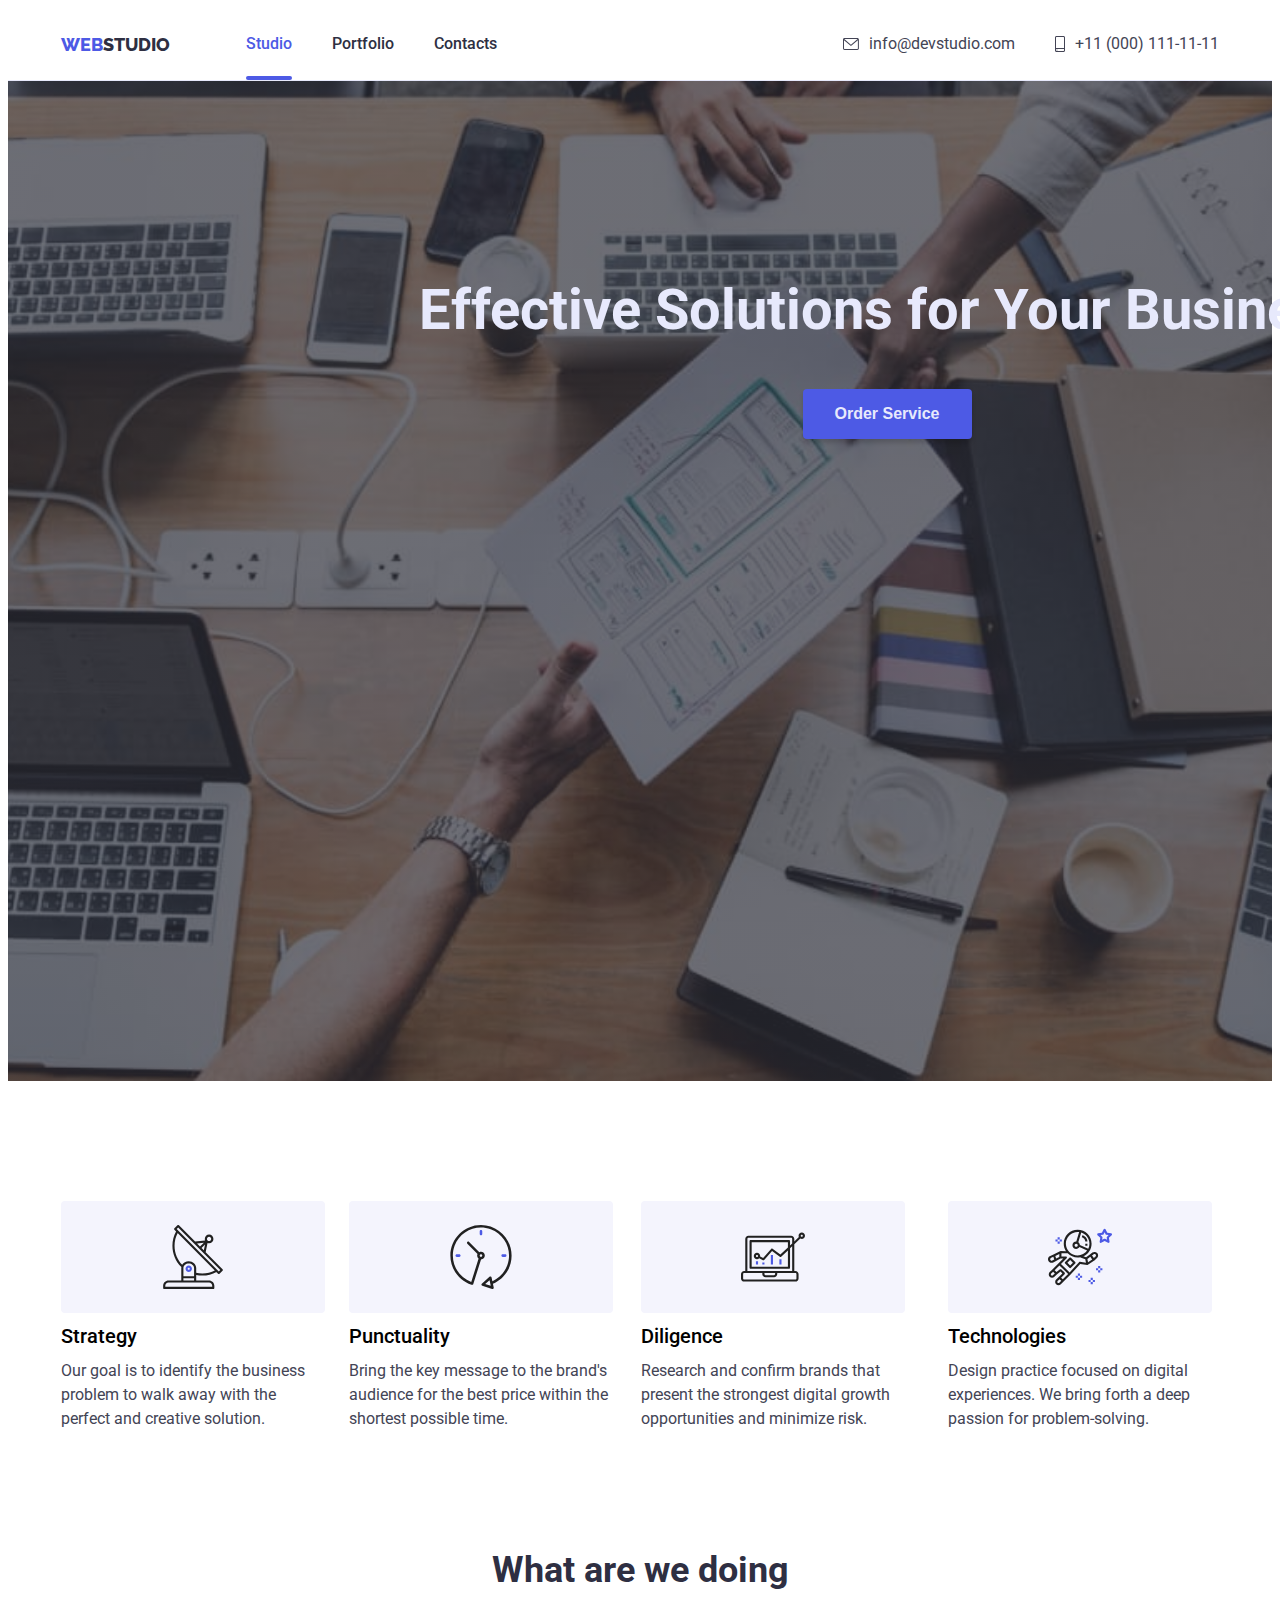
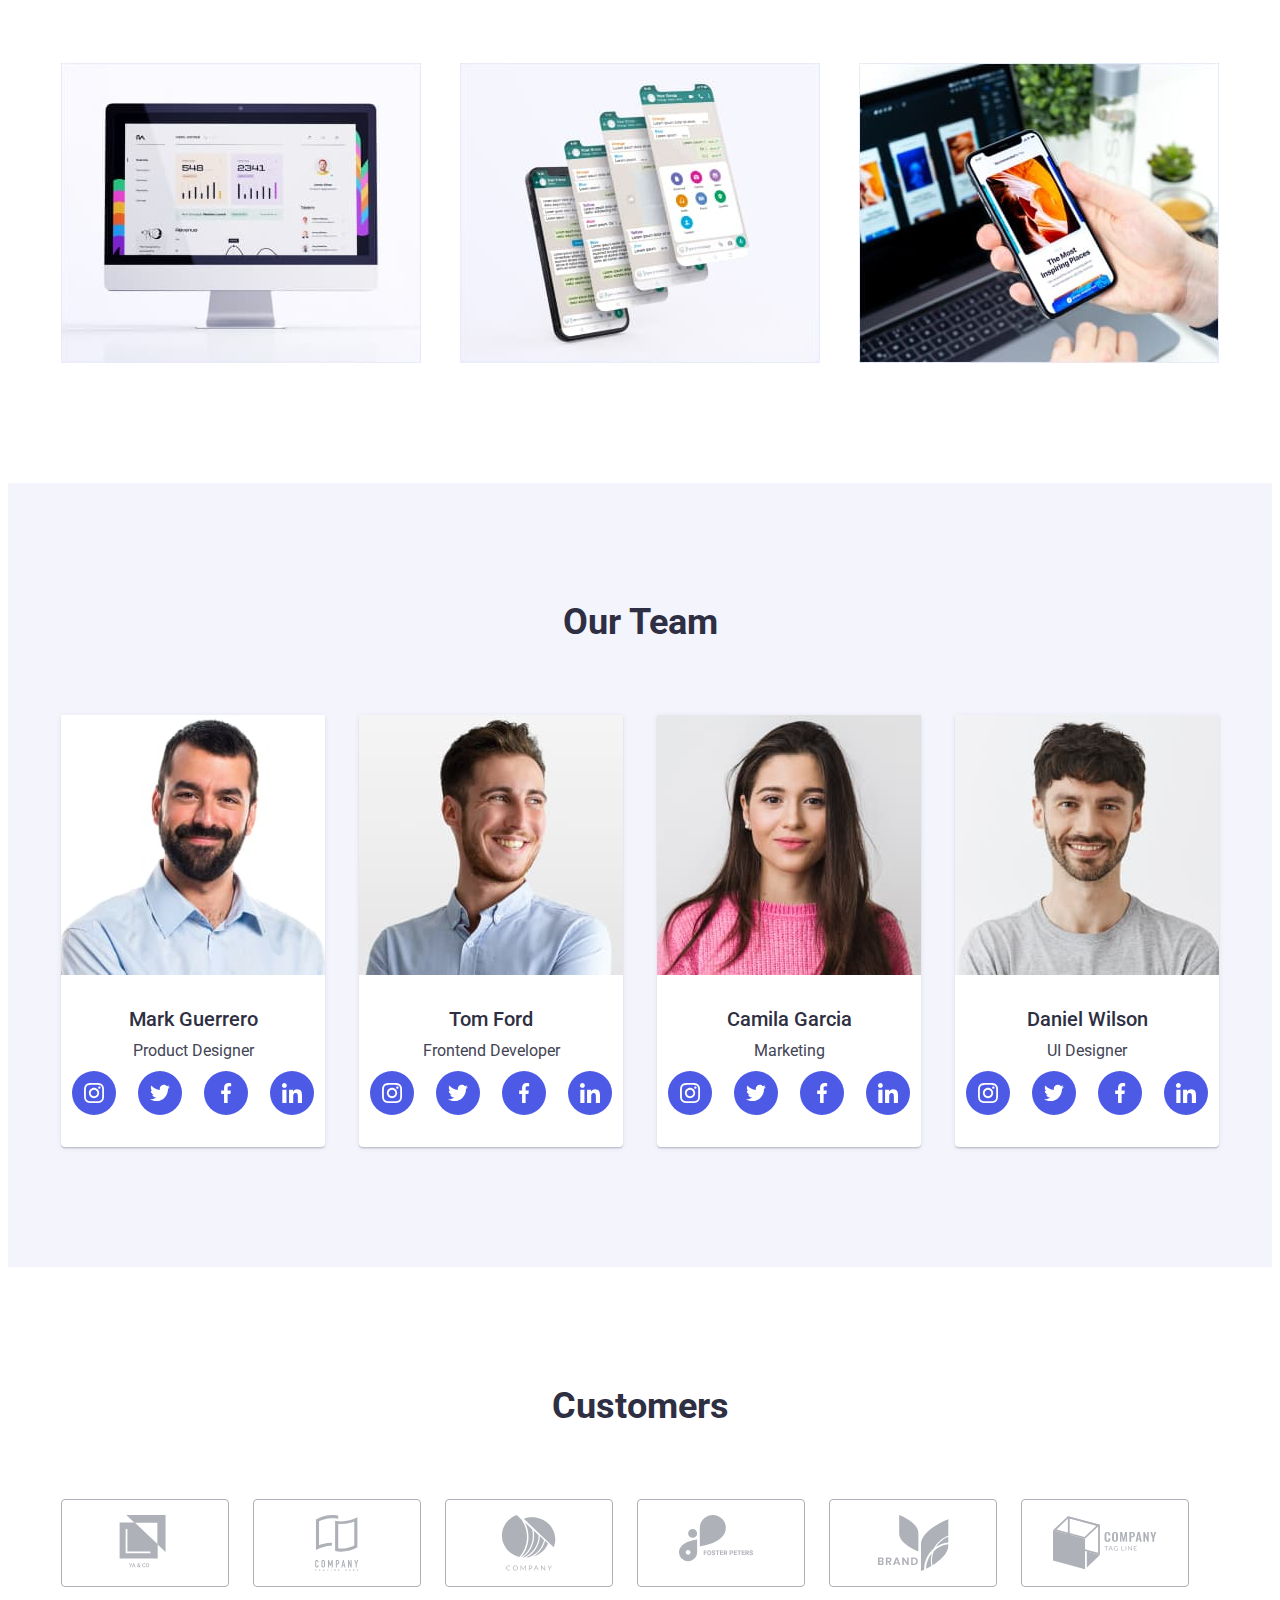
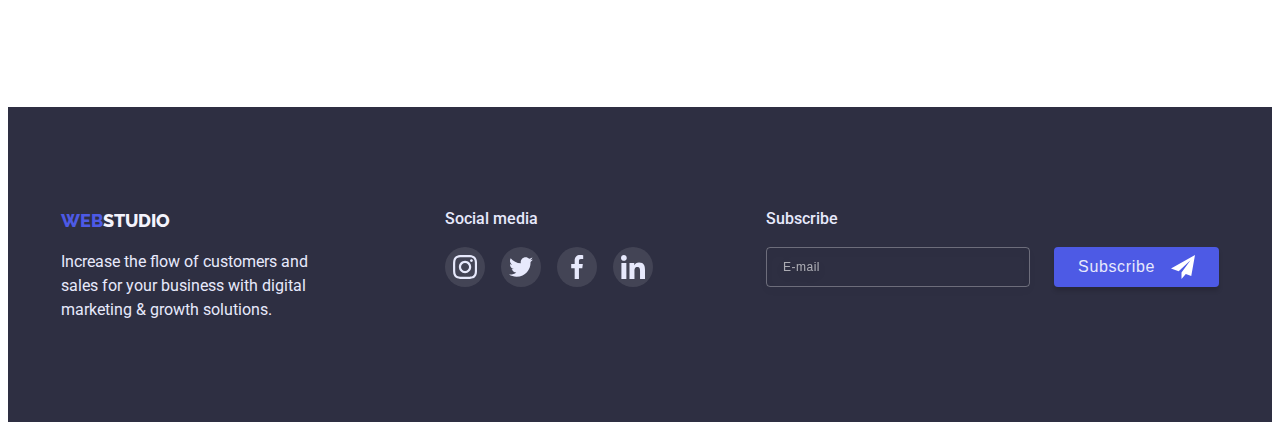
<file: index.html>
<!DOCTYPE html>
<html lang="en">
	<head>
		<meta charset="UTF-8" />
		<meta http-equiv="X-UA-Compatible" content="IE=edge" />
		<meta name="viewport" content="width=device-width, initial-scale=1.0" />
		<title>WebStudio</title>
		<link
			rel="stylesheet"
			href="https://cdnjs.cloudflare.com/ajax/libs/modern-normalize/1.0.0/modern-normalize.css"
			integrity="sha512-Zx6MlUMKSVJoQ+83OwhdILe8cSEsCzfqThJd7J/VA2UrK6Ctj85p+xzqfyuNXE5B1k25uUdmJ2OzItbBy9GHAQ=="
			crossorigin="anonymous"
		/>
		<link rel="preconnect" href="https://fonts.gstatic.com" />
		<link
			href="https://fonts.googleapis.com/css2?family=Raleway:wght@700&family=Roboto:wght@400;500;700;900&display=swap"
			rel="stylesheet"
		/>
		<link rel="stylesheet" href="./css/styles.css" />
	</head>
	<body>
		<header>
			<!--Navbar-->
			<div class="container">
				<nav class="nav-bar">
					<a class="nav-logo-title" href="./index.html"> <span>WEB</span>STUDIO</a>

					<ul class="navigation-links list">
						<li class="site-nav"><a class="current" href="./index.html">Studio</a></li>
						<li class="site-nav"><a class="nav-link" href="./portfolio.html">Portfolio</a></li>
						<li class="site-nav"><a class="nav-link" href="">Contacts</a></li>
					</ul>
				</nav>

				<!--Contacts container-->
				<address>
					<ul class="navigation-contacts list">
						<li class="nav-email">
							<a class="contacts" href="mailto:info@devstudio.com">
								<svg class="icon-envelope">
									<use href="./images/symbol-defs.svg#icon-envelope"></use></svg
								>info@devstudio.com
							</a>
						</li>
						<li class="nav-tel">
							<a class="contacts" href="tel:+110001111111">
								<svg class="icon-smartphone">
									<use href="./images/symbol-defs.svg#icon-smartphone"></use></svg
								>+11 (000) 111-11-11
							</a>
						</li>
					</ul>
				</address>
			</div>
		</header>

		<!--Main container-->
		<main>
			<!--Hero-->
			<section class="hero-section">
				<div class="container">
					<h1 class="hero-title">Effective Solutions for Your Business</h1>
					<button class="button-primary" type="button" data-modal-open>Order Service</button>
				</div>
			</section>

			<!--Features section-->
			<section class="features-section">
				<div class="container">
					<h2 class="features-section-title">Features</h2>
					<ul class="features-list">
						<li>
							<div class="features-icon-link">
								<svg class="features-icon">
									<use href="./images/symbol-defs.svg#icon-antenna"></use>
								</svg>
							</div>
							<h3 class="features">Strategy</h3>
							<p class="features-description">
								Our goal is to identify the business problem to walk away with the perfect and creative solution.
							</p>
						</li>
						<li>
							<div class="features-icon-link">
								<svg class="features-icon">
									<use href="./images/symbol-defs.svg#icon-clock"></use>
								</svg>
							</div>
							<h3 class="features">Punctuality</h3>
							<p class="features-description">
								Bring the key message to the brand's audience for the best price within the shortest possible time.
							</p>
						</li>
						<li>
							<div class="features-icon-link">
								<svg class="features-icon">
									<use href="./images/symbol-defs.svg#icon-diagram"></use>
								</svg>
							</div>
							<h3 class="features">Diligence</h3>
							<p class="features-description">
								Research and confirm brands that present the strongest digital growth opportunities and minimize risk.
							</p>
						</li>
						<li>
							<div class="features-icon-link">
								<svg class="features-icon">
									<use href="./images/symbol-defs.svg#icon-astronaut"></use>
								</svg>
							</div>
							<h3 class="features">Technologies</h3>
							<p class="features-description">
								Design practice focused on digital experiences. We bring forth a deep passion for problem-solving.
							</p>
						</li>
					</ul>
				</div>
			</section>

			<!--What Are We Doing section-->
			<section class="what-we-do-section">
				<div class="container">
					<h2 class="section-title">What are we doing</h2>
					<ul class="images">
						<li>
							<img src="./images/index-html-images/James-profile.jpg" alt="James-profile" width="360" />
						</li>
						<li>
							<img src="./images/index-html-images/whats-up-chat.jpg" alt="what's-up-chat" width="360" />
						</li>
						<li>
							<img src="./images/index-html-images/inspiring-places.jpg" alt="inspiring-places" width="360" />
						</li>
					</ul>
				</div>
			</section>

			<!--Our team section-->
			<section class="our-team-section">
				<div class="container">
					<h2 class="section-title">Our Team</h2>
					<ul class="team">
						<li class="team-person">
							<img src="./images/index-html-images/Mark.jpg" alt="photo of Mark" width="264" />
							<div class="person-desc">
								<h3 class="names">Mark Guerrero</h3>
								<p class="profession">Product Designer</p>
								<ul class="social-links">
									<li class="instagram">
										<a class="icon-link" href="#">
											<svg class="social-icon">
												<use href="./images/symbol-defs.svg#icon-instagram"></use>
											</svg>
										</a>
									</li>
									<li class="instagram">
										<a class="icon-link" href="#">
											<svg class="social-icon">
												<use href="./images/symbol-defs.svg#icon-twitter"></use>
											</svg>
										</a>
									</li>
									<li class="instagram">
										<a class="icon-link" href="#">
											<svg class="social-icon">
												<use href="./images/symbol-defs.svg#icon-facebook"></use>
											</svg>
										</a>
									</li>
									<li class="instagram">
										<a class="icon-link" href="#">
											<svg class="social-icon">
												<use href="./images/symbol-defs.svg#icon-linkedin"></use>
											</svg>
										</a>
									</li>
								</ul>
							</div>
						</li>
						<li class="team-person">
							<img src="./images/index-html-images/Tom.jpg" alt="photo of Tom" width="264" />
							<div class="person-desc">
								<h3 class="names">Tom Ford</h3>
								<p class="profession">Frontend Developer</p>
								<ul class="social-links">
									<li class="instagram">
										<a class="icon-link" href="#">
											<svg class="social-icon">
												<use href="./images/symbol-defs.svg#icon-instagram"></use>
											</svg>
										</a>
									</li>
									<li class="instagram">
										<a class="icon-link" href="#">
											<svg class="social-icon">
												<use href="./images/symbol-defs.svg#icon-twitter"></use>
											</svg>
										</a>
									</li>
									<li class="instagram">
										<a class="icon-link" href="#">
											<svg class="social-icon">
												<use href="./images/symbol-defs.svg#icon-facebook"></use>
											</svg>
										</a>
									</li>
									<li class="instagram">
										<a class="icon-link" href="#">
											<svg class="social-icon">
												<use href="./images/symbol-defs.svg#icon-linkedin"></use>
											</svg>
										</a>
									</li>
								</ul>
							</div>
						</li>
						<li class="team-person">
							<img src="./images/index-html-images/Camila.jpg" alt="photo of Camila" width="264" />
							<div class="person-desc">
								<h3 class="names">Camila Garcia</h3>
								<p class="profession">Marketing</p>
								<ul class="social-links">
									<li class="instagram">
										<a class="icon-link" href="#">
											<svg class="social-icon">
												<use href="./images/symbol-defs.svg#icon-instagram"></use>
											</svg>
										</a>
									</li>
									<li class="instagram">
										<a class="icon-link" href="#">
											<svg class="social-icon">
												<use href="./images/symbol-defs.svg#icon-twitter"></use>
											</svg>
										</a>
									</li>
									<li class="instagram">
										<a class="icon-link" href="#">
											<svg class="social-icon">
												<use href="./images/symbol-defs.svg#icon-facebook"></use>
											</svg>
										</a>
									</li>
									<li class="instagram">
										<a class="icon-link" href="#">
											<svg class="social-icon">
												<use href="./images/symbol-defs.svg#icon-linkedin"></use>
											</svg>
										</a>
									</li>
								</ul>
							</div>
						</li>
						<li class="team-person">
							<img src="./images/index-html-images/Daniel.jpg" alt="photo of Daniel" width="264" />
							<div class="person-desc">
								<h3 class="names">Daniel Wilson</h3>
								<p class="profession">UI Designer</p>
								<ul class="social-links">
									<li class="instagram">
										<a class="icon-link" href="#">
											<svg class="social-icon">
												<use href="./images/symbol-defs.svg#icon-instagram"></use>
											</svg>
										</a>
									</li>
									<li class="instagram">
										<a class="icon-link" href="#">
											<svg class="social-icon">
												<use href="./images/symbol-defs.svg#icon-twitter"></use>
											</svg>
										</a>
									</li>
									<li class="instagram">
										<a class="icon-link" href="#">
											<svg class="social-icon">
												<use href="./images/symbol-defs.svg#icon-facebook"></use>
											</svg>
										</a>
									</li>
									<li class="instagram">
										<a class="icon-link" href="#">
											<svg class="social-icon">
												<use href="./images/symbol-defs.svg#icon-linkedin"></use>
											</svg>
										</a>
									</li>
								</ul>
							</div>
						</li>
					</ul>
				</div>
			</section>

			<!--Customers-->
			<section class="customers-section">
				<div class="container">
					<h2 class="section-title">Customers</h2>
					<ul class="logo-list">
						<li class="logo">
							<a class="logo-link" href="#">
								<svg class="logo-icon">
									<use href="./images/symbol-defs.svg#icon-logo"></use>
								</svg>
							</a>
						</li>
						<li class="logo">
							<a class="logo-link" href="#">
								<svg class="logo-icon">
									<use href="./images/symbol-defs.svg#icon-logo-2"></use>
								</svg>
							</a>
						</li>
						<li class="logo">
							<a class="logo-link" href="#">
								<svg class="logo-icon">
									<use href="./images/symbol-defs.svg#icon-logo-3"></use>
								</svg>
							</a>
						</li>
						<li class="logo">
							<a class="logo-link" href="#">
								<svg class="logo-icon">
									<use href="./images/symbol-defs.svg#icon-logo-4"></use>
								</svg>
							</a>
						</li>
						<li class="logo">
							<a class="logo-link" href="#">
								<svg class="logo-icon">
									<use href="./images/symbol-defs.svg#icon-logo-5"></use>
								</svg>
							</a>
						</li>
						<li class="logo">
							<a class="logo-link" href="#">
								<svg class="logo-icon">
									<use href="./images/symbol-defs.svg#icon-logo-6"></use>
								</svg>
							</a>
						</li>
					</ul>
				</div>
			</section>
		</main>

		<!--Footer container-->
		<footer class="footer-section">
			<div class="footer-container container">
				<div class="footer-logo-container">
					<a class="footer-logo-title" href="./index.html"><span>WEB</span><span class="studio-footer">STUDIO</span></a>
					<p class="footer-text">
						Increase the flow of customers and sales for your business with digital marketing & growth solutions.
					</p>
				</div>
				<div class="social-media-container">
					<p class="social-media">Social media</p>
					<ul class="footer-social-links">
						<li class="footer-social-item">
							<a class="footer-icon-link" href="#">
								<svg class="footer-social-icon">
									<use href="./images/symbol-defs.svg#icon-instagram"></use>
								</svg>
							</a>
						</li>
						<li class="footer-social-item">
							<a class="footer-icon-link" href="#">
								<svg class="footer-social-icon">
									<use href="./images/symbol-defs.svg#icon-twitter"></use>
								</svg>
							</a>
						</li>
						<li class="footer-social-item">
							<a class="footer-icon-link" href="#">
								<svg class="footer-social-icon">
									<use href="./images/symbol-defs.svg#icon-facebook"></use>
								</svg>
							</a>
						</li>
						<li class="footer-social-item">
							<a class="footer-icon-link" href="#">
								<svg class="footer-social-icon">
									<use href="./images/symbol-defs.svg#icon-linkedin"></use>
								</svg>
							</a>
						</li>
					</ul>
				</div>
				<div class="subscribe-container">
					<p class="subscribe">Subscribe</p>
					<div class="subscribe-input">
						<label for="footer-mail">
							<input class="footer-input" type="email" name="mail" id="footer-mail" placeholder="E-mail" />
						</label>
						<button type="submit" class="subscribe-btn"
							>Subscribe
							<svg class="icon-send" width="24" height="24">
								<use href="./images/symbol-defs.svg#icon-send"></use>
							</svg>
						</button>
					</div>
				</div>
			</div>
		</footer>

		<div class="backdrop is-hidden" data-modal>
			<div class="modal">
				<button class="modal-button" data-modal-close>&#10006;</button>
				<div class="modal-form-container">
					<h2 class="modal-title">Leave your contacts and we will call you back</h2>
					<form class="form-field">
						<div class="info-input">
							<label for="name">Name</label>
							<input type="text" name="name" id="name" />
							<svg class="modal-icon" width="18" height="18">
								<use href="./images/symbol-defs.svg#icon-person"></use>
							</svg>
						</div>
						<div class="info-input">
							<label for="tel">Phone</label>
							<input type="tel" name="tel" id="tel" />
							<svg class="modal-icon" width="18" height="18">
								<use href="./images/symbol-defs.svg#icon-phone"></use>
							</svg>
						</div>
						<div class="info-input">
							<label for="mail">E-mail</label>
							<input type="email" name="mail" id="mail" />
							<svg class="modal-icon" width="18" height="18">
								<use href="./images/symbol-defs.svg#icon-email"></use>
							</svg>
						</div>
						<div class="info-input">
							<label for="comment">Comment</label>
							<textarea name="comment" id="comment" cols="30" rows="10" placeholder="Text input"></textarea>
						</div>
					</form>
					<div class="policy">
						<label for="policy" class="modal-policy-text">
							<input class="modal-checkbox visually-hidden" type="checkbox" name="policy" id="policy" />
							<span class="icon"> I agree to be your slave forever <a class="terms" href="#">Privacy Policy</a></span>
						</label>
					</div>

					<button type="submit" class="modal-submit">Send</button>
				</div>
			</div>
		</div>

		<script src="./js/modal.js"></script>
	</body>
</html>
</file>
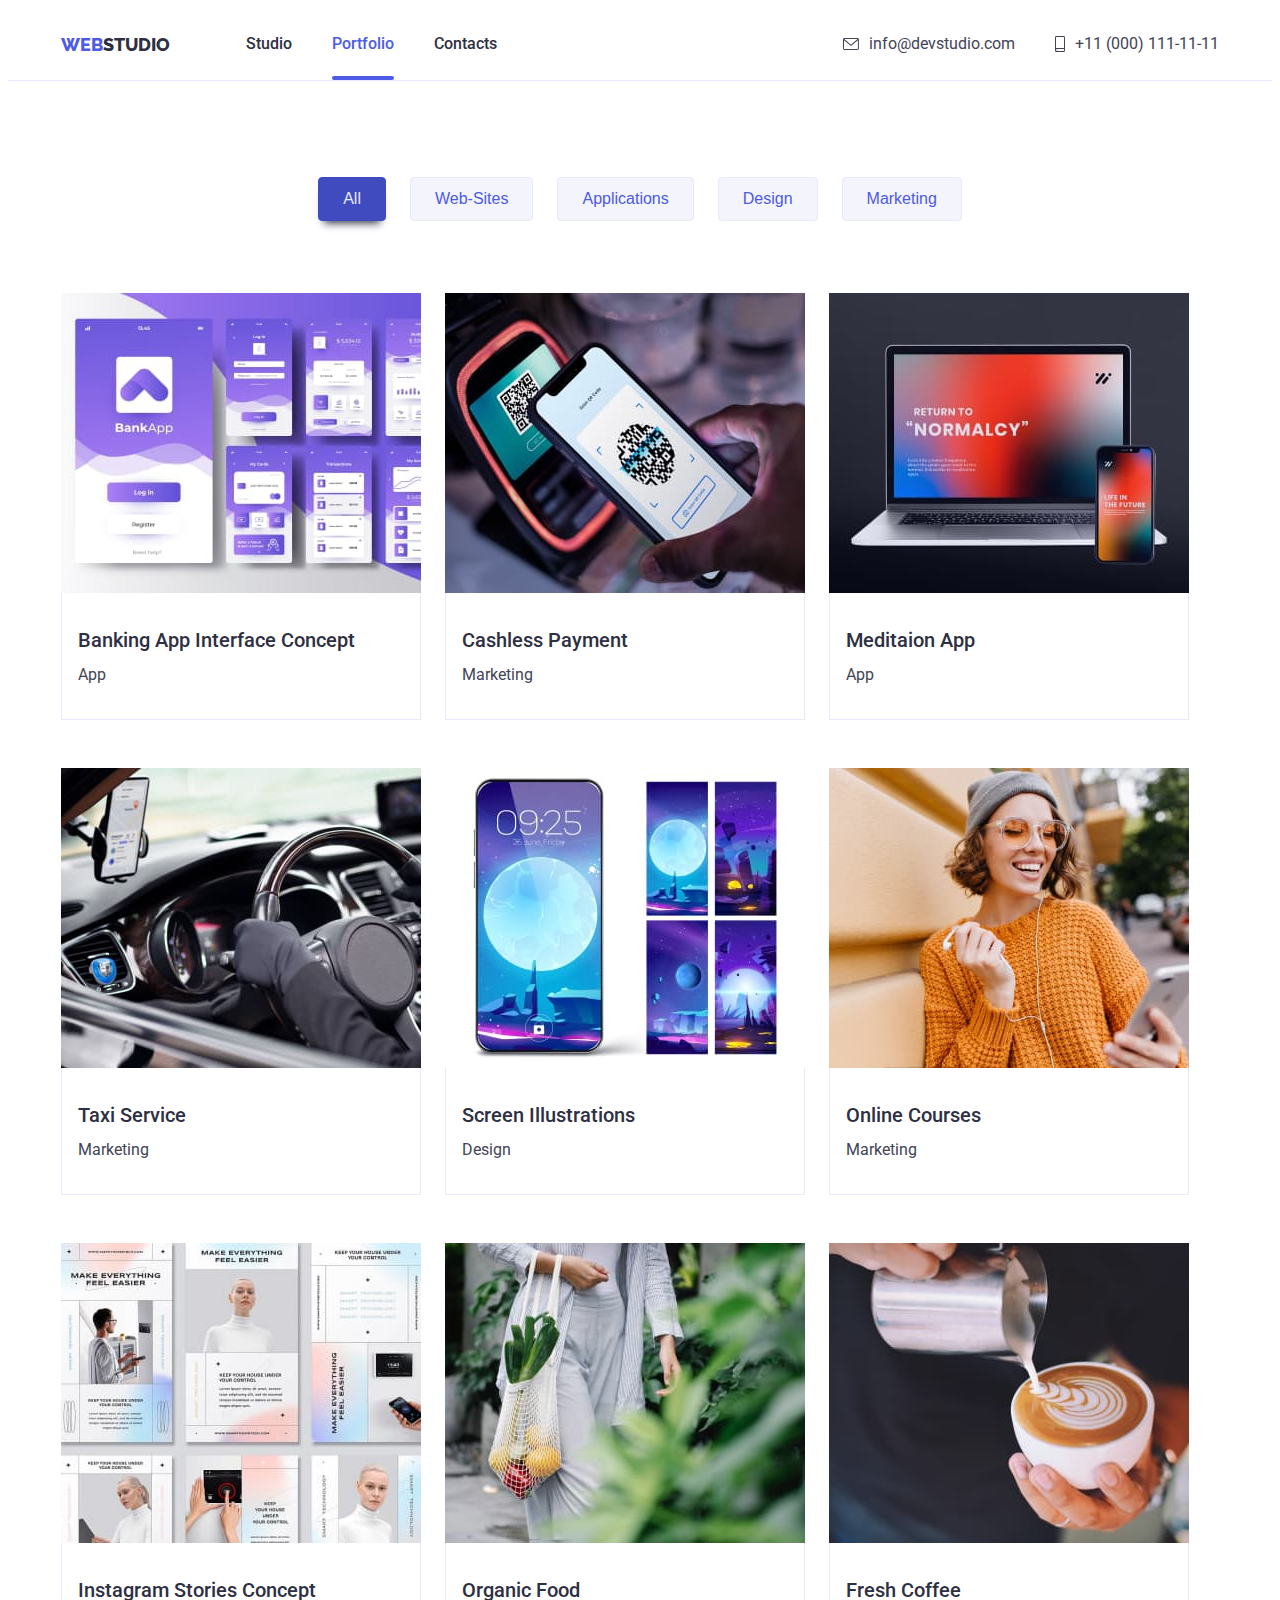
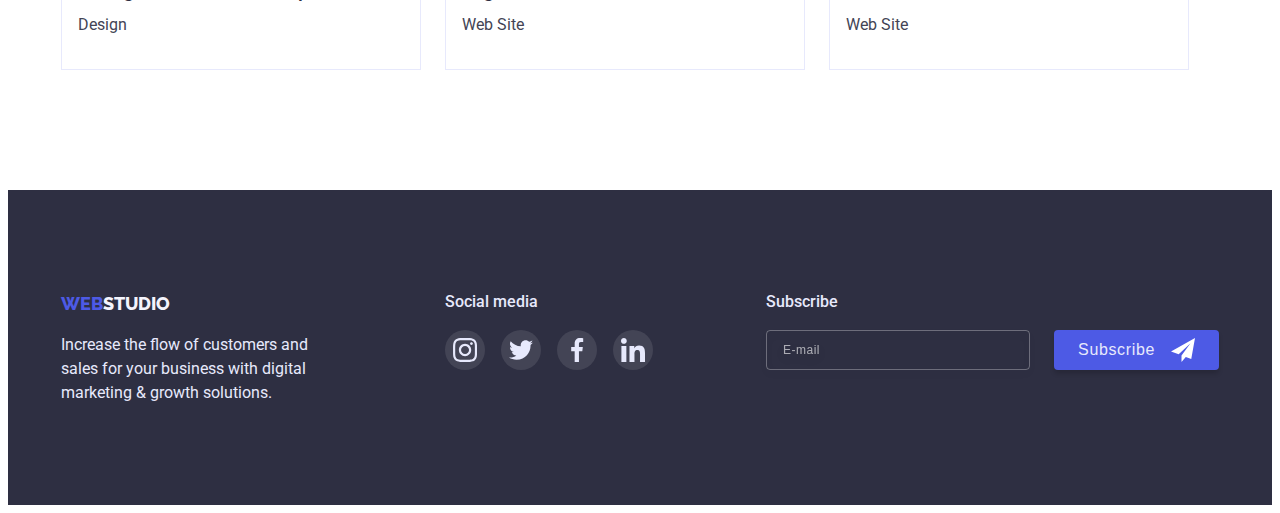
<file: portfolio.html>
<!DOCTYPE html>
<html lang="en">
	<head>
		<meta charset="UTF-8" />
		<meta name="viewport" content="width=device-width, initial-scale=1.0" />
		<title>Portfolio</title>
		<link
			rel="stylesheet"
			href="https://cdnjs.cloudflare.com/ajax/libs/modern-normalize/1.0.0/modern-normalize.css"
			integrity="sha512-Zx6MlUMKSVJoQ+83OwhdILe8cSEsCzfqThJd7J/VA2UrK6Ctj85p+xzqfyuNXE5B1k25uUdmJ2OzItbBy9GHAQ=="
			crossorigin="anonymous"
		/>
		<link rel="preconnect" href="https://fonts.gstatic.com" />
		<link
			href="https://fonts.googleapis.com/css2?family=Raleway:wght@800&family=Roboto:wght@400;500;700;900&display=swap"
			rel="stylesheet"
		/>
		<link rel="stylesheet" href="./css/styles.css" />
	</head>

	<body>
		<!--Navbar-->
		<header>
			<!--Navbar-->
			<div class="container">
				<nav class="nav-bar">
					<a class="nav-logo-title" href="./index.html"> <span>WEB</span>STUDIO</a>

					<ul class="navigation-links list">
						<li class="site-nav"><a class="nav-link" href="./index.html">Studio</a></li>
						<li class="site-nav"><a class="current" href="./portfolio.html">Portfolio</a></li>
						<li class="site-nav"><a class="nav-link" href="">Contacts</a></li>
					</ul>
				</nav>

				<!--Contacts container-->
				<address>
					<ul class="navigation-contacts list">
						<li class="nav-email">
							<a class="contacts" href="mailto:info@devstudio.com">
								<svg class="icon-envelope">
									<use href="./images/symbol-defs.svg#icon-envelope"></use></svg
								>info@devstudio.com
							</a>
						</li>
						<li class="nav-tel">
							<a class="contacts" href="tel:+110001111111">
								<svg class="icon-smartphone">
									<use href="./images/symbol-defs.svg#icon-smartphone"></use></svg
								>+11 (000) 111-11-11
							</a>
						</li>
					</ul>
				</address>
			</div>
		</header>

		<!--Main portfolio container-->
		<main>
			<!---Buttons section--->
			<section class="portfolio-section">
				<div class="container">
					<h1 class="portfolio-title">Portfolio Projects</h1>
					<ul class="buttons-section">
						<li>
							<button type="button" class="current-button">All</button>
						</li>
						<li>
							<button type="button" class="buttons">Web-Sites</button>
						</li>
						<li>
							<button type="button" class="buttons">Applications</button>
						</li>
						<li>
							<button type="button" class="buttons">Design</button>
						</li>
						<li>
							<button type="button" class="buttons">Marketing</button>
						</li>
					</ul>

					<!--Our projects section-->

					<ul class="projects">
						<li class="project-item">
							<a class="project-content" href="#">
								<div class="drop-down-container">
									<img src="./images/portfolio-images/banking-app.jpg" alt="banking app concept image" width="360" />
									<div class="project-overlay">
										<p class="tech-description">
											Lorem ipsum dolor sit, amet consectetur adipisicing elit. Voluptate, deserunt inventore!
										</p>
									</div>
								</div>
								<div class="description">
									<h2 class="project-title">Banking App Interface Concept</h2>
									<p class="project-technology">App</p>
								</div>
							</a>
						</li>
						<li class="project-item">
							<a class="project-content" href="#">
								<div class="drop-down-container">
									<img src="./images/portfolio-images/cashless.jpg" alt="cashless payment app image" width="360" />
									<div class="project-overlay">
										<p class="tech-description">
											14 Stylish and User-Friendly App Design Concepts · Task Manager App · Calorie Tracker App · Exotic
											Fruit Ecommerce App · Cloud Storage App
										</p>
									</div>
								</div>
								<div class="description">
									<h2 class="project-title">Cashless Payment</h2>
									<p class="project-technology">Marketing</p>
								</div>
							</a>
						</li>
						<li class="project-item">
							<a class="project-content" href="#">
								<div class="drop-down-container">
									<img src="./images/portfolio-images/meditation.jpg" alt="meditation app image" width="360" />
									<div class="project-overlay">
										<p class="tech-description">
											Lorem ipsum dolor sit, amet consectetur adipisicing elit. Voluptate, deserunt inventore!
										</p>
									</div>
								</div>
								<div class="description">
									<h2 class="project-title">Meditaion App</h2>
									<p class="project-technology">App</p>
								</div>
							</a>
						</li>
						<li class="project-item">
							<a class="project-content" href="#">
								<div class="drop-down-container">
									<img src="./images/portfolio-images/taxi.jpg" alt="taxi service app image" width="360" />
									<div class="project-overlay">
										<p class="tech-description">
											Lorem ipsum dolor sit, amet consectetur adipisicing elit. Voluptate, deserunt inventore!
										</p>
									</div>
								</div>
								<div class="description">
									<h2 class="project-title">Taxi Service</h2>
									<p class="project-technology">Marketing</p>
								</div>
							</a>
						</li>
						<li class="project-item">
							<a class="project-content" href="#">
								<div class="drop-down-container">
									<img src="./images/portfolio-images/screen.jpg" alt="mobile background theme image" width="360" />
									<div class="project-overlay">
										<p class="tech-description">
											Lorem ipsum dolor sit, amet consectetur adipisicing elit. Voluptate, deserunt inventore!
										</p>
									</div>
								</div>
								<div class="description">
									<h2 class="project-title">Screen Illustrations</h2>
									<p class="project-technology">Design</p>
								</div>
							</a>
						</li>
						<li class="project-item">
							<a class="project-content" href="#">
								<div class="drop-down-container">
									<img src="./images/portfolio-images/courses.jpg" alt="online courses image" width="360" />
									<div class="project-overlay">
										<p class="tech-description">
											Lorem ipsum dolor sit, amet consectetur adipisicing elit. Voluptate, deserunt inventore!
										</p>
									</div>
								</div>
								<div class="description">
									<h2 class="project-title">Online Courses</h2>
									<p class="project-technology">Marketing</p>
								</div>
							</a>
						</li>
						<li class="project-item">
							<a class="project-content" href="#">
								<div class="drop-down-container">
									<img
										src="./images/portfolio-images/instagram.jpg"
										alt="instagram stories concept image"
										width="360"
									/>
									<div class="project-overlay">
										<p class="tech-description">
											Lorem ipsum dolor sit, amet consectetur adipisicing elit. Voluptate, deserunt inventore!
										</p>
									</div>
								</div>
								<div class="description">
									<h2 class="project-title">Instagram Stories Concept</h2>
									<p class="project-technology">Design</p>
								</div>
							</a>
						</li>
						<li class="project-item">
							<a class="project-content" href="#">
								<div class="drop-down-container">
									<img src="./images/portfolio-images/organic.jpg" alt="organic food basket image" width="360" />
									<div class="project-overlay">
										<p class="tech-description">
											Lorem ipsum dolor sit, amet consectetur adipisicing elit. Voluptate, deserunt inventore!
										</p>
									</div>
								</div>
								<div class="description">
									<h2 class="project-title">Organic Food</h2>
									<p class="project-technology">Web Site</p>
								</div>
							</a>
						</li>
						<li class="project-item">
							<a class="project-content" href="#">
								<div class="drop-down-container">
									<img src="./images/portfolio-images/coffie.jpg" alt="fresh coffie image" width="360" />
									<div class="project-overlay">
										<p class="tech-description">
											Lorem ipsum dolor sit, amet consectetur adipisicing elit. Voluptate, deserunt inventore!
										</p>
									</div>
								</div>
								<div class="description">
									<h2 class="project-title">Fresh Coffee</h2>
									<p class="project-technology">Web Site</p>
								</div>
							</a>
						</li>
					</ul>
				</div>
			</section>
		</main>

		<!--Footer container-->
		<footer class="footer-section">
			<div class="footer-container container">
				<div class="footer-logo-container">
					<a class="footer-logo-title" href="./index.html"><span>WEB</span><span class="studio-footer">STUDIO</span></a>
					<p class="footer-text">
						Increase the flow of customers and sales for your business with digital marketing & growth solutions.
					</p>
				</div>
				<div class="second-column">
					<p class="social-media">Social media</p>
					<ul class="footer-social-links list">
						<li class="footer-social-item">
							<a class="footer-icon-link" href="#">
								<svg class="footer-social-icon">
									<use href="./images/symbol-defs.svg#icon-instagram"></use>
								</svg>
							</a>
						</li>
						<li class="footer-social-item">
							<a class="footer-icon-link" href="#">
								<svg class="footer-social-icon">
									<use href="./images/symbol-defs.svg#icon-twitter"></use>
								</svg>
							</a>
						</li>
						<li class="footer-social-item">
							<a class="footer-icon-link" href="#">
								<svg class="footer-social-icon">
									<use href="./images/symbol-defs.svg#icon-facebook"></use>
								</svg>
							</a>
						</li>
						<li class="footer-social-item">
							<a class="footer-icon-link" href="#">
								<svg class="footer-social-icon">
									<use href="./images/symbol-defs.svg#icon-linkedin"></use>
								</svg>
							</a>
						</li>
					</ul>
				</div>
				<div class="subscribe-container">
					<p class="subscribe">Subscribe</p>
					<div class="subscribe-input">
						<label for="footer-mail">
							<input class="footer-input" type="email" name="mail" id="footer-mail" placeholder="E-mail" />
						</label>
						<button type="submit" class="subscribe-btn"
							>Subscribe
							<svg class="icon-send" width="24" height="24">
								<use href="./images/symbol-defs.svg#icon-send"></use>
							</svg>
						</button>
					</div>
				</div>
			</div>
		</footer>

		<script src="./js/buttons.js" type="module"></script>
	</body>
</html>
</file>
<file: css/styles.css>
:root {
	--main-background-color: #ffffff;
	--sec-background-color: #f4f4fd;
	--dark-background-color: #2e2f42;

	--accent-color: #4d5ae5;
	--accent-color-2: #404bbf;

	--text-color: #2e2f42;
	--sec-text-color: #434455;
	--light-text-color: #e7e9fc;
}

body {
	font-size: 16px;
	line-height: 1.5;
	font-family: Roboto, sans-serif;
}

address {
	font-style: normal;
}

button {
	cursor: pointer;
}

/*header-container*/
header {
	background-color: var(--main-background-color);
	border-bottom: 1px solid var(--light-text-color);
}

ul,
a,
.current {
	list-style: none;
	text-decoration: none;
}

ul {
	display: flex;
	padding: 0;
	margin: 0;
}

img {
	display: block;
	max-width: 100%;
	height: auto;
}

h1 {
	margin: 0;
	padding: 0;
}

.container {
	width: 1158px;
	padding-left: 15px;
	padding-right: 15px;
	margin-left: auto;
	margin-right: auto;
}

.current {
	color: var(--accent-color);
}

/*navigation-container*/

header > div {
	display: flex;
	align-items: center;
	justify-content: space-between;
}

.nav-bar {
	display: flex;
	align-items: center;
}

.navigation-links li:not(:last-child) {
	margin-right: 40px;
}

.nav-tel {
	margin-left: 40px;
}

.icon-envelope {
	width: 16px;
	height: 12px;
	margin-right: 10px;
}
.icon-smartphone {
	width: 10px;
	height: 16px;
	margin-right: 10px;
}

.nav-logo-title,
.footer-logo-title {
	font-family: Raleway, sans-serif;
	text-decoration: none;
	font-weight: 800;
	font-size: 18px;
}

.nav-logo-title > span {
	color: var(--accent-color);
}

.nav-logo-title {
	color: var(--text-color);
	margin-right: 76px;
}

.footer-logo-title {
	color: var(--accent-color);
}

.navigation-links,
.nav-link {
	font-weight: 500;
	font-size: 16px;
	text-decoration: none;
	color: var(--text-color);
	transition: color 250ms;
}

.contacts {
	display: flex;
	align-items: center;

	color: var(--sec-text-color);
	fill: currentColor;

	transition-property: color;
	transition-duration: 250ms;
	transition-timing-function: cubic-bezier(0.4, 0, 0.2, 1);
}

.site-nav {
	position: relative;
	padding: 24px 0;
}

.contacts:hover,
.contacts:focus,
.nav-link:hover,
.nav-link:focus {
	color: var(--accent-color-2);
	transition: color 0.25s;
	cursor: pointer;
}

.current::before {
	content: "";
	position: absolute;
	display: inline-block;
	bottom: 0;
	left: 0;

	width: 100%;
	height: 4px;
	border-radius: 2px;
	background-color: var(--accent-color);
}

.nav-link::before {
	content: "";
	position: absolute;
	display: inline-block;
	bottom: 0;
	left: 0;

	width: 100%;
	height: 4px;
	border-radius: 2px;
	background-color: var(--accent-color);

	transition-property: fill, background-color;
	transition: 250ms;
	transition-timing-function: cubic-bezier(0.4, 0, 0.2, 1);
	transform: scale(0);
}

.nav-link:hover::before,
.nav-link:focus::before {
	transform: scale(1);
}

/* hero container */
.hero-section > div {
	padding: 0 300px;
}

.hero-section {
	height: 600px;
	max-width: 1440px;
	padding-top: 200px;
	padding-bottom: 200px;
	text-align: center;
	margin: 0 auto;

	background-image: url(../images/index-html-images/hero-background.jpg);
	background-repeat: no-repeat;
	background-size: cover;
	background-position: center;
	background-image: linear-gradient(to right, rgba(47, 48, 58, 0.7), rgba(47, 48, 58, 0.7)),
		url(../images/index-html-images/hero-background.jpg);

	background-color: var(--dark-background-color);
}

.hero-title {
	margin-bottom: 48px;
	font-weight: 700;
	font-size: 56px;
	line-height: 1.07;
	text-align: center;

	color: var(--light-text-color);
}

.button-primary {
	display: inline-block;
	min-width: 169px;
	padding: 16px 32px;
	font-weight: 700;
	font-size: 16px;
	text-decoration: none;

	color: var(--light-text-color);
	background: var(--accent-color);
	box-shadow: 0px 4px 4px rgba(0, 0, 0, 0.15);
	border-radius: 4px;
	border: none;

	transition-property: background;
	transition-duration: 250ms;
	transition-timing-function: cubic-bezier(0.4, 0, 0.2, 1);
}

.button-primary:hover,
.button-primary:focus {
	background: var(--accent-color-2);
}

/* features section */

.features-section,
.our-team-section,
.customers-section {
	padding-top: 120px;
	padding-bottom: 120px;
}

/* vissualy-hidden */
.features-section-title,
.portfolio-title {
	position: absolute;
	width: 1px;
	height: 1px;
	margin: -1px;
	border: 0;
	padding: 0;

	white-space: nowrap;
	clip-path: inset(100%);
	clip: rect(0 0 0 0);
	overflow: hidden;
}

.features-list li:not(:last-child) {
	margin-right: 24px;
}

.features {
	margin-top: 0;
	margin-bottom: 8px;
	font-weight: 500;
	font-size: 20px;
}

.features-description {
	margin-top: 0;
	margin-bottom: 0;
	color: var(--sec-text-color);
}

.features-icon {
	width: 64px;
	height: 64px;
}

.features-icon-link {
	display: flex;
	align-items: center;
	justify-content: center;
	margin: 0 0 8px 0;
	width: 264px;
	height: 112px;

	background: var(--sec-background-color);
	border-radius: 4px;
}

/* What we do section */
.what-we-do-section {
	padding-bottom: 120px;
}

.section-title {
	margin-top: 0;
	margin-bottom: 72px;
	font-size: 36px;
	line-height: 1.11;
	text-align: center;
	color: var(--dark-background-color);
}

.images {
	display: flex;
	justify-content: space-between;
}

/* our team section */

.our-team-section {
	background-color: var(--sec-background-color);
}

.team {
	display: flex;
	justify-content: space-between;
}

.team-person {
	text-align: center;

	background: var(--main-background-color);
	box-shadow: 0px 1px 6px rgb(46 47 66 / 8%), 0px 1px 1px rgb(46 47 66 / 16%), 0px 2px 1px rgb(46 47 66 / 8%);

	border-radius: 0px 0px 4px 4px;
}

.person-desc {
	padding-top: 32px;
	padding-bottom: 32px;
}

.names {
	margin-top: 0;
	margin-bottom: 8px;
	font-weight: 500;
	font-size: 20px;
	line-height: 1.2;

	color: var(--text-color);
}

.profession {
	margin-top: 0;
	margin-bottom: 8px;
	font-size: 16px;

	color: var(--sec-text-color);
}

.social-links {
	display: flex;
	justify-content: space-around;
}

.social-links > li {
	border-radius: 50%;
	background-color: var(--accent-color);
}

.icon-link {
	display: flex;
	justify-content: center;
	align-items: center;
	width: 44px;
	height: 44px;

	color: var(--main-background-color);
	fill: currentColor;

	border-radius: 50%;

	transition-property: color, background-color, filter;
	transition-duration: 250ms;
	transition-timing-function: cubic-bezier(0.4, 0, 0.2, 1);
}

.social-icon {
	width: 20px;
	height: 20px;
}

.icon-link:hover,
.icon-link:focus {
	color: var(--light-text-color);
	background-color: var(--accent-color-2);
	filter: drop-shadow(0px 4px 4px rgba(0, 0, 0, 0.25));
}

/* Customers */

.logo-list {
	display: flex;
	gap: 24px;
}

.logo-link {
	display: flex;
	justify-content: center;
	align-items: center;
	width: 168px;
	height: 88px;

	color: #afb1b8;
	fill: currentColor;

	border: 1px solid currentColor;
	box-sizing: border-box;
	border-radius: 4px;

	transition-property: color, filter;
	transition-duration: 250ms;
	transition-timing-function: cubic-bezier(0.4, 0, 0.2, 1);
}

.logo-icon {
	width: 104px;
	height: 56px;
}

.logo-link:hover,
.logo-link:focus {
	color: var(--accent-color);
	filter: drop-shadow(0px 4px 4px rgba(0, 0, 0, 0.25));
}

/* portfolio */

.buttons-section {
	margin-bottom: 72px;
	justify-content: center;
}

.buttons-section li:not(:last-child) {
	margin-right: 24px;
}

.buttons,
.current-button {
	background: var(--sec-background-color);
	border-radius: 4px;
	border: 1px solid #e7e9fc;
	padding: 12px 24px;

	font-weight: 500;
	font-size: 16px;
	text-align: center;

	color: var(--accent-color);

	transition-property: color, border-color, background-color, box-shadow;
	transition-duration: 250ms;
	transition-timing-function: cubic-bezier(0.4, 0, 0.2, 1);
}

.buttons:focus,
.buttons:hover,
.current-button {
	border-color: var(--accent-color-2);
	color: var(--light-text-color);
	background-color: var(--accent-color-2);
	box-shadow: 0 0.5em 0.5em -0.4em var(--text-color);
}

.portfolio-section {
	padding-top: 96px;
	padding-bottom: 120px;
}

.projects {
	flex-wrap: wrap;
	gap: 48px 24px;
}

.project-content {
	display: block;

	text-decoration: none;

	transition-property: box-shadow;
	transition-duration: 250ms;
	transition-timing-function: cubic-bezier(0.4, 0, 0.2, 1);
}

.project-content:hover,
.project-content:focus {
	box-shadow: 0px 1px 6px rgba(46, 47, 66, 0.08), 0px 1px 1px rgba(46, 47, 66, 0.16), 0px 2px 1px rgba(46, 47, 66, 0.08);
}

.description {
	padding: 32px 16px;
	border: 1px solid var(--light-text-color);
	border-top: 0;
}

.project-title {
	font-weight: 500;
	font-size: 20px;

	margin: 0 0 8px 0;

	color: var(--text-color);
}

.project-technology {
	margin: 0;
	font-size: 16px;

	color: var(--sec-text-color);
}

/* Project-overlay */
.drop-down-container {
	position: relative;

	overflow: hidden;
	outline: transparent;
}

.project-overlay {
	position: absolute;
	top: 0;
	left: 0;
	width: 100%;
	height: 100%;

	background-color: var(--accent-color);

	transform: translateY(100%);
	transition-duration: 250ms;

	transition-timing-function: cubic-bezier(0.4, 0, 0.2, 1);
}

.tech-description {
	margin: 0;
	padding: 40px 32px;

	color: var(--light-text-color);
}

.project-content:hover .project-overlay,
.project-content:focus .project-overlay {
	transform: translateY(0);
}

/* footer */
.footer-section {
	padding-top: 100px;
	padding-bottom: 100px;
	background-color: var(--dark-background-color);
}

.footer-container {
	display: flex;
}

.footer-logo-container {
	margin-right: 120px;
}

.studio-footer {
	color: var(--sec-background-color);
}

.footer-logo-title {
	display: block;
	margin-bottom: 16px;
}

.footer-text {
	width: 264px;
	margin: 0;
	color: var(--light-text-color);
}

.social-media,
.subscribe {
	margin-top: 0;
	margin-bottom: 16px;
	font-weight: 500;
	font-size: 16px;
	color: var(--light-text-color);
}

.footer-icon-link {
	display: flex;
	justify-content: center;
	align-items: center;
	width: 40px;
	height: 40px;

	color: var(--light-text-color);
	fill: currentColor;
	background: rgba(255, 255, 255, 0.1);

	border-radius: 50%;

	transition-property: background-color;
	transition-duration: 250ms;
	transition-timing-function: cubic-bezier(0.4, 0, 0.2, 1);
}

.footer-social-links {
	gap: 16px;
}

.footer-social-icon {
	width: 24px;
	height: 24px;
}

.footer-icon-link:hover,
.footer-icon-link:focus {
	background-color: var(--accent-color);
}

.subscribe-container {
	margin-left: auto;
}

.subscribe-input {
	display: flex;
}

.subscribe-btn {
	padding: 8px 24px;
	margin-left: 24px;
	font-size: 16px;
	line-height: 1.5;
	font-weight: 500;
	letter-spacing: 0.04em;

	display: flex;
	align-items: center;
	justify-content: center;
	border-style: none;

	color: var(--light-text-color);
	background-color: var(--accent-color);
	box-shadow: 0px 4px 4px rgba(0, 0, 0, 0.15);
	border-radius: 4px;
	cursor: pointer;
}

.icon-send {
	margin-left: 16px;
}

.footer-input {
	width: 264px;
	height: 40px;
	padding-left: 16px;
	outline: transparent;

	color: var(--light-text-color);
	font-weight: 400;
	font-size: 12px;
	letter-spacing: 0.04em;

	background-color: transparent;
	border: 1px solid rgba(255, 255, 255, 0.3);
	box-sizing: border-box;
	filter: drop-shadow(0px 4px 4px rgba(0, 0, 0, 0.15));
	border-radius: 4px;

	transition-property: color, border, filter;
	transition-duration: 250ms;
	transition-timing-function: cubic-bezier(0.4, 0, 0.2, 1);
}

.footer-input:focus {
	border-color: var(--accent-color);
}

.footer-input::placeholder {
	font-size: 12px;

	display: flex;
	align-items: center;

	color: rgba(255, 255, 255, 0.6);
}

/* Backdrop */
.no-scroll {
	overflow: hidden;
}

.backdrop {
	position: fixed;
	top: 0;
	left: 0;
	width: 100%;
	height: 100%;

	background-color: rgba(0, 0, 0, 0.5);

	opacity: 1;
	transition: opacity 250ms cubic-bezier(0.4, 0, 0.2, 1);
}

.backdrop.is-hidden {
	opacity: 0;
	pointer-events: none;
}

.backdrop.is-hidden .modal {
	transform: translate(-50%, -50%) scale(0.9);
}

.modal {
	position: absolute;
	top: 50%;
	left: 50%;
	padding: 72px 24px 24px;

	width: 408px;
	height: 584px;

	background-color: var(--main-background-color);
	box-shadow: 0px 1px 3px rgba(0, 0, 0, 0.12), 0px 1px 1px rgba(0, 0, 0, 0.14), 0px 2px 1px rgba(0, 0, 0, 0.2);
	border-radius: 4px;

	transform: translate(-50%, -50%) scale(1);
	transition: transform 250ms cubic-bezier(0.4, 0, 0.2, 1);
}

.modal-button {
	position: absolute;
	right: 24px;
	top: 24px;
	padding: 2px;

	font-size: 14px;

	width: 24px;
	height: 24px;

	background-color: var(--light-text-color);
	border: 1px solid rgba(0, 0, 0, 0.1);
	border-radius: 50%;

	box-sizing: border-box;

	transition-property: color, background-color, border-color;
	transition-duration: 250ms;
	transition-timing-function: cubic-bezier(0.4, 0, 0.2, 1);
}

.modal-button:hover,
.modal-button:focus {
	color: var(--main-background-color);
	background-color: var(--accent-color-2);
	border-color: var(--accent-color-2);
}

.modal-title {
	margin: 0 0 16px 0;
	font-weight: 500;
	font-size: 16px;
	text-align: center;
}

.form-field label {
	margin-bottom: 4px;
	font-size: 12px;
	line-height: 1.3;

	color: #8e8f99;
}

.form-field {
	margin-bottom: 16px;
}

.form-field input {
	height: 40px;
	padding-left: 38px;
	font-size: 12px;
	line-height: 1.3;

	border: 1px solid rgba(33, 33, 33, 0.2);
	box-sizing: border-box;
	border-radius: 4px;

	transition-property: color, border-color;
	transition-duration: 250ms;
	transition-timing-function: cubic-bezier(0.4, 0, 0.2, 1);
}

textarea {
	resize: none;
	height: 120px;

	padding: 12px 16px;
	font-size: 14px;
	line-height: 1.14;

	border: 1px solid rgba(33, 33, 33, 0.2);
	box-sizing: border-box;
	border-radius: 4px;

	transition-property: color, border-color;
	transition-duration: 250ms;
	transition-timing-function: cubic-bezier(0.4, 0, 0.2, 1);
}

textarea::placeholder {
	font-size: 12px;
	line-height: 1.3;

	color: rgba(117, 117, 117, 0.5);
}

.info-input {
	position: relative;
	display: flex;
	flex-direction: column;
	margin-bottom: 8px;
}

.terms {
	display: inline-flex;

	font-size: 12px;
	line-height: 1.3;
	text-decoration: underline;

	color: var(--accent-color);
}

.modal-submit {
	margin: 0 auto;
	padding: 16px 62px;
	font-size: 16px;
	line-height: 1.3;
	letter-spacing: 0.04em;
	font-weight: 500;

	display: flex;
	border-style: none;
	cursor: pointer;

	color: var(--light-text-color);
	background-color: var(--accent-color);
	box-shadow: 0px 4px 4px rgba(0, 0, 0, 0.15);
	border-radius: 4px;

	transition-property: color, border-color, background-color, box-shadow;
	transition-duration: 250ms;
	transition-timing-function: cubic-bezier(0.4, 0, 0.2, 1);
}

.modal-submit:hover,
.modal-submit:focus {
	border-color: var(--accent-color-2);
	color: var(--light-text-color);
	background-color: var(--accent-color-2);
	box-shadow: 0 0.5em 0.5em -0.4em var(--text-color);
}

.modal-icon {
	position: absolute;
	top: 50%;
	left: 12px;

	transition-property: color, fill;
	transition-duration: 250ms;
	transition-timing-function: cubic-bezier(0.4, 0, 0.2, 1);
}

.icon {
	cursor: pointer;
}

.form-field input:focus,
.form-field textarea:focus {
	border-color: var(--accent-color);
	outline: transparent;
}

input:focus + .modal-icon {
	fill: var(--accent-color);
}

.visually-hidden {
	-webkit-appearance: none;
	-moz-appearance: none;

	position: absolute;
}

.modal-policy-text {
	display: flex;
	align-items: center;

	font-size: 12px;
	line-height: 1.3;
	letter-spacing: 0.04em;
	color: #757575;
}

.policy {
	margin-bottom: 24px;
	display: flex;
}

.modal-checkbox ~ span::before {
	content: "";
	display: inline-flex;
	vertical-align: bottom;
	width: 16px;
	height: 16px;
	margin-right: 8px;

	border: 1.25px solid var(--text-color);
	border-radius: 2px;
}

.modal-checkbox:checked + span::before {
	background-color: var(--accent-color);
	background-image: url(../images/icon-check.svg);
	background-size: contain;
	background-origin: border-box;
	border: 2px solid var(--accent-color);
}
</file>
